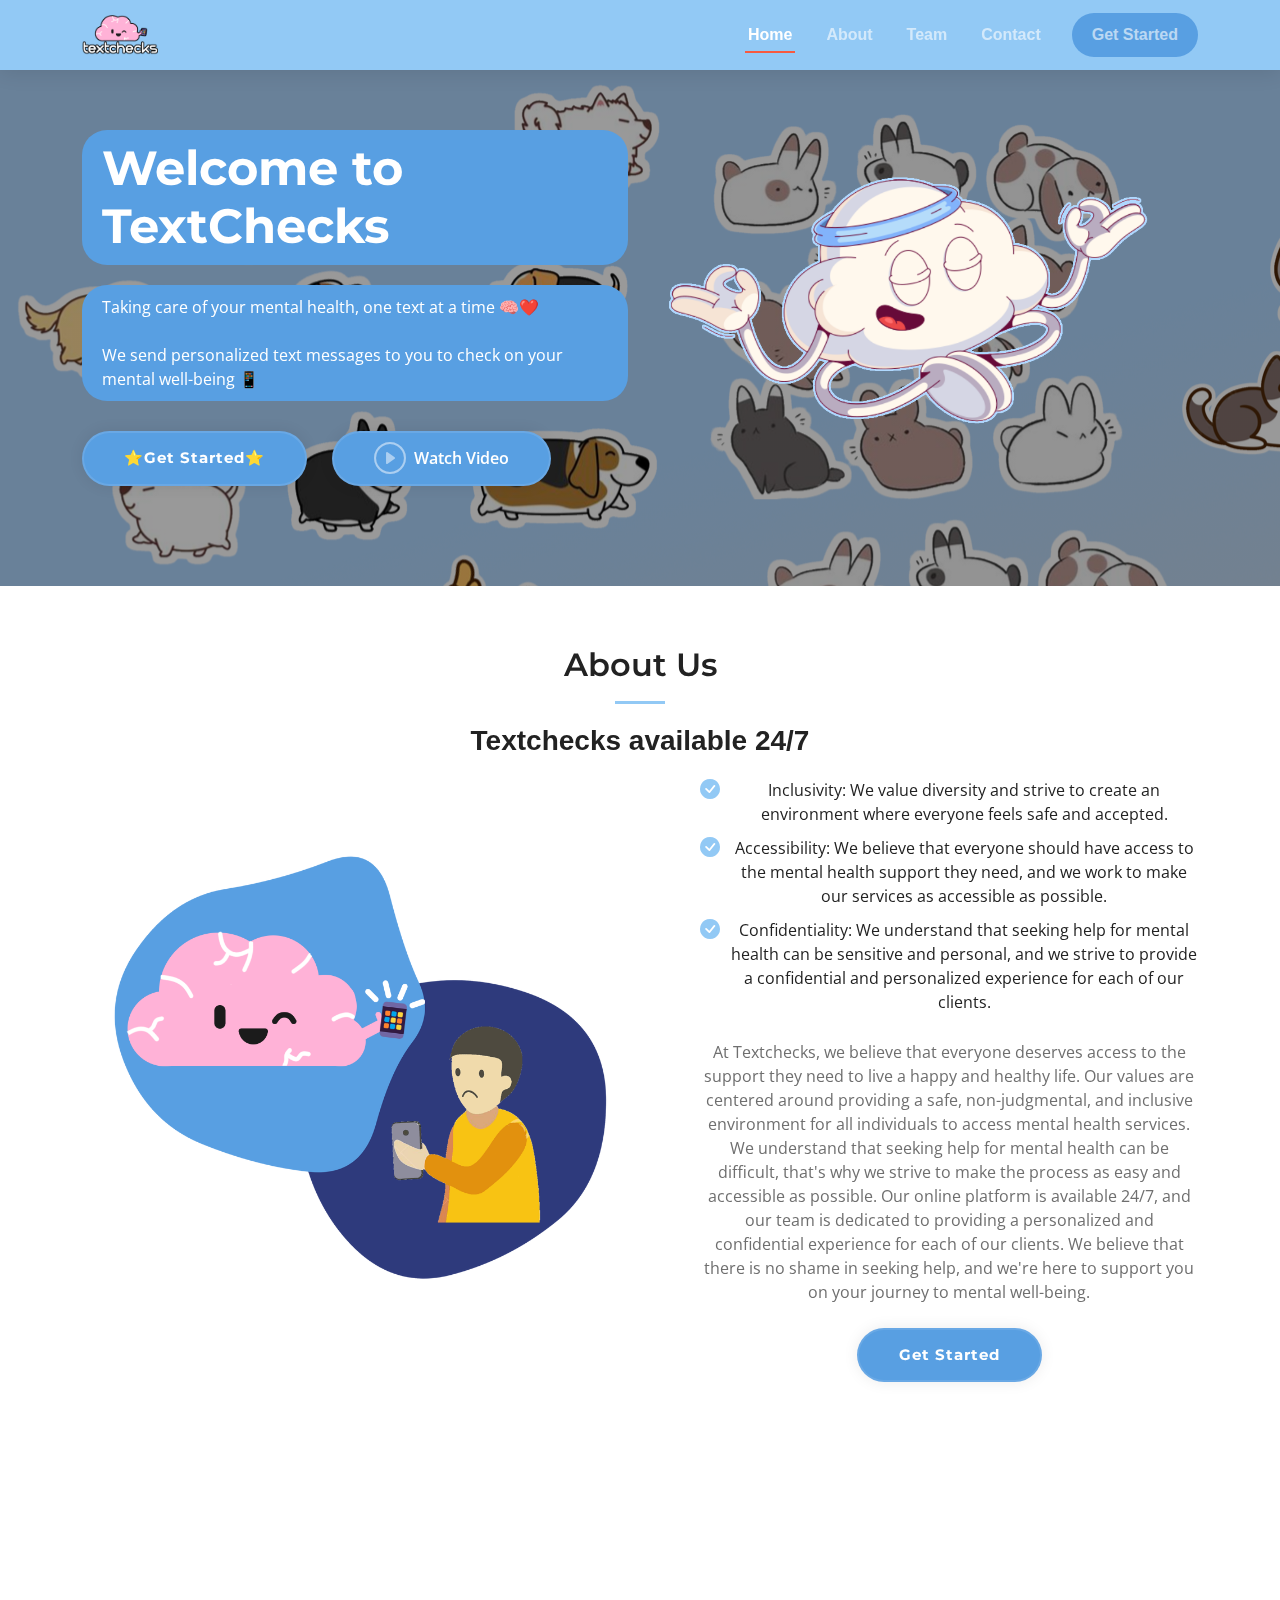
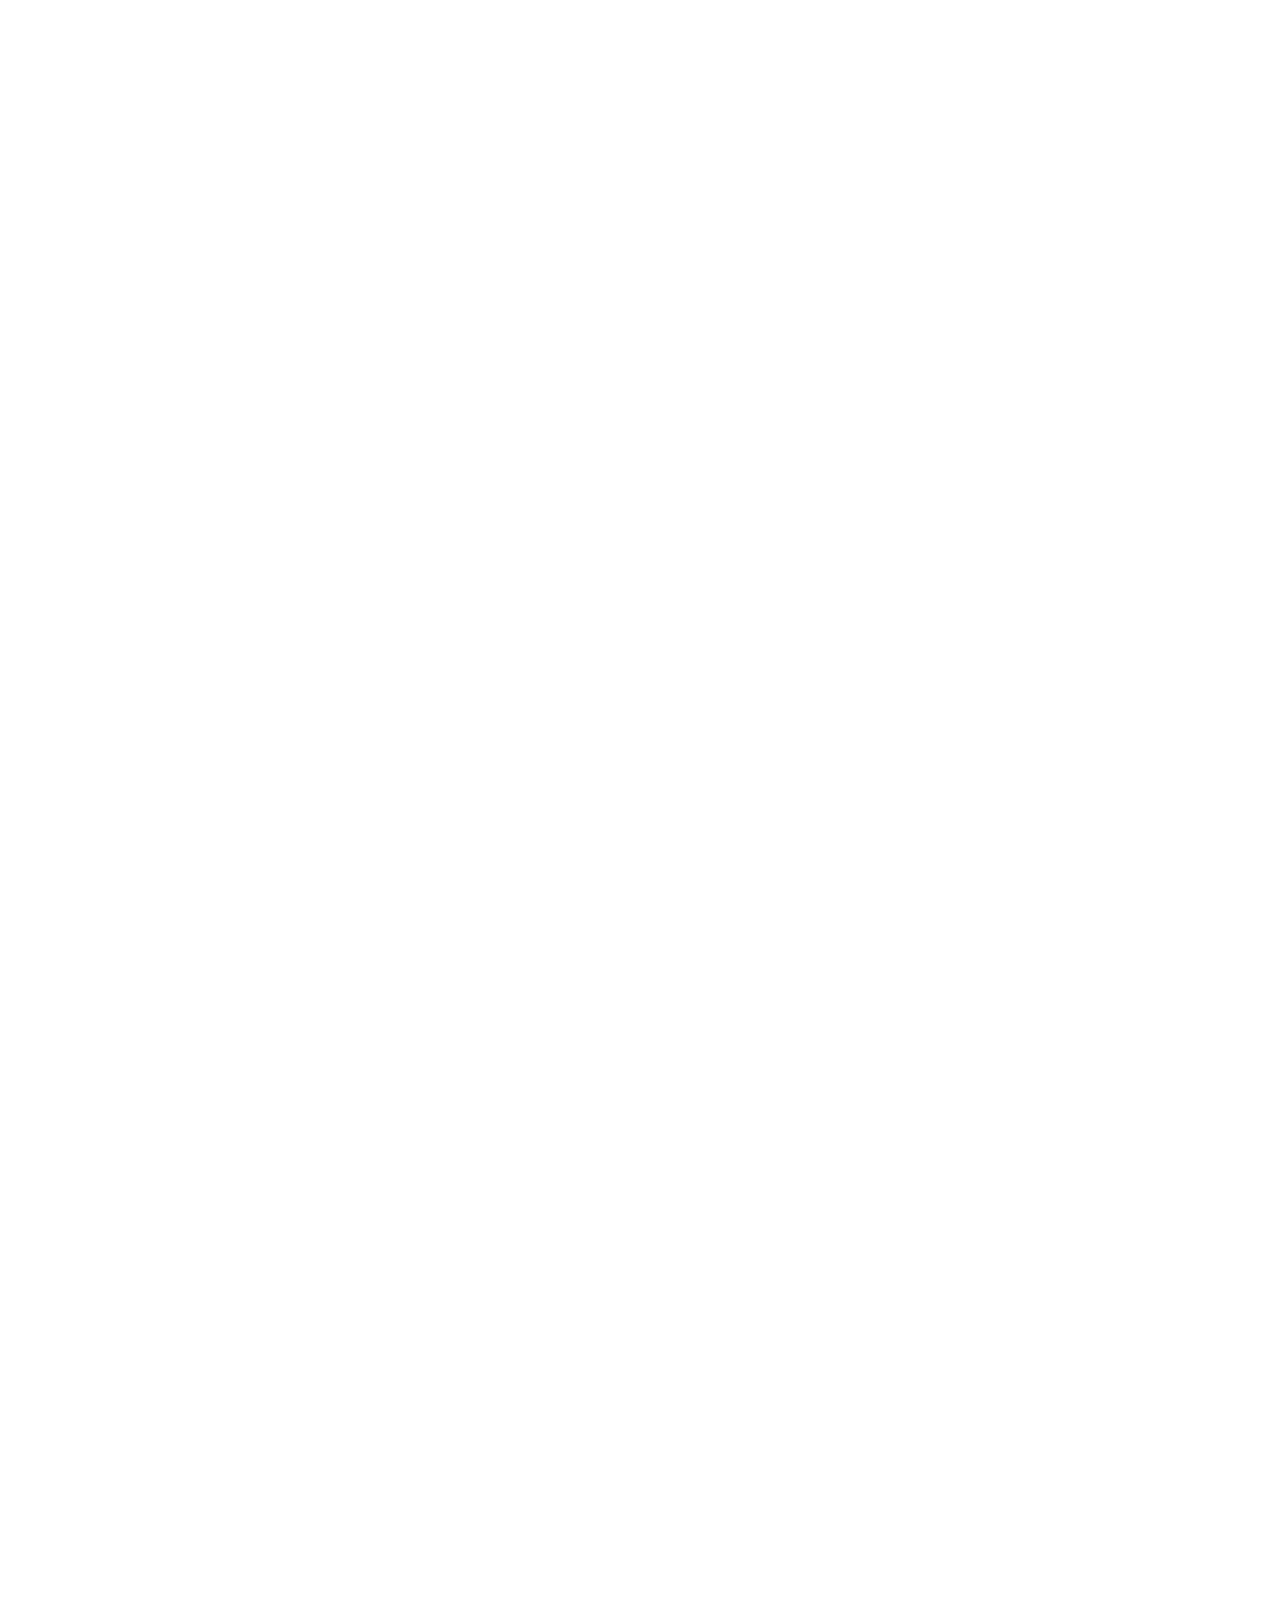
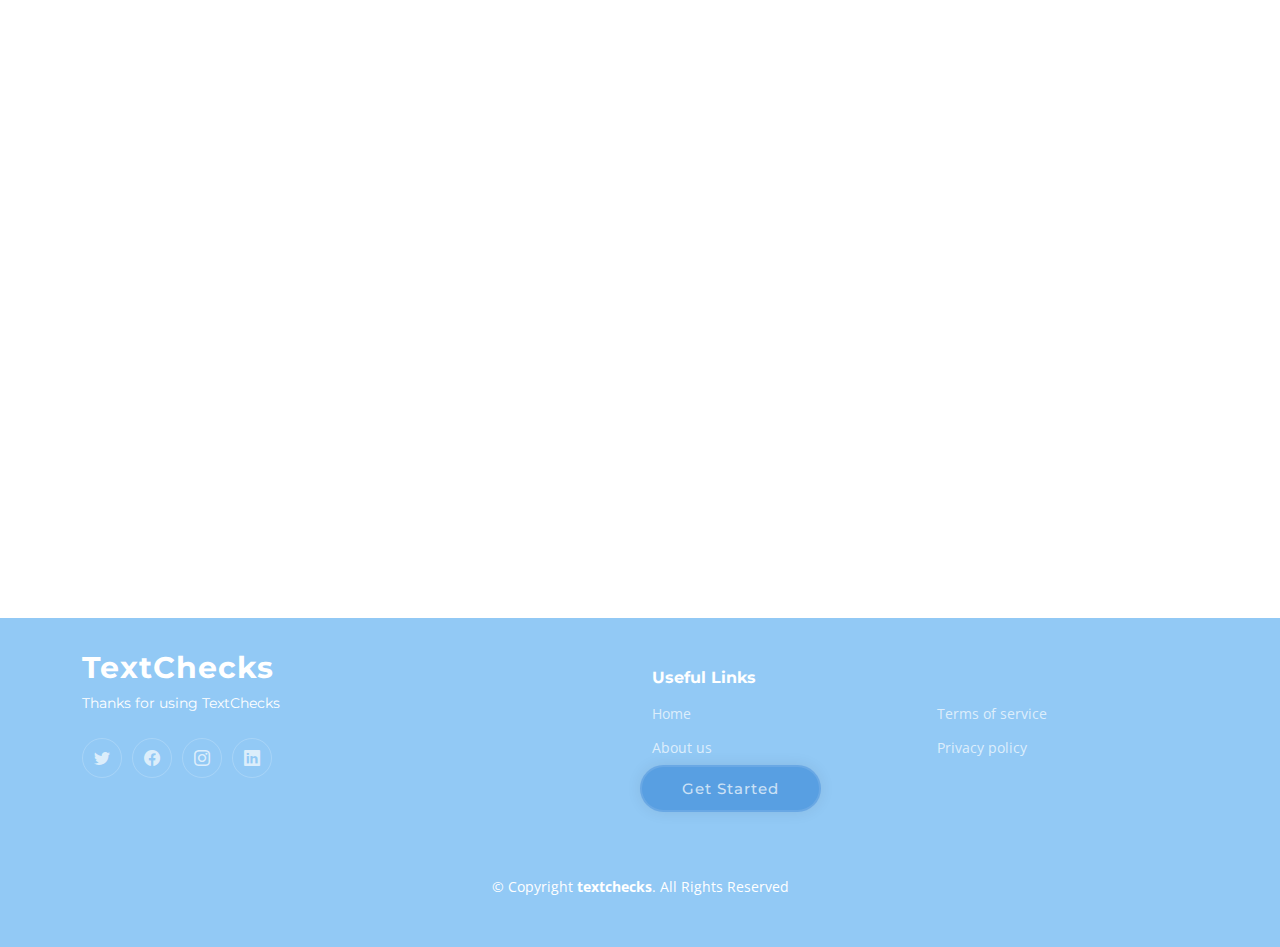
<file: index.html>
<!DOCTYPE html>
<html lang="en">

<head>
  <meta charset="utf-8">
  <meta content="width=device-width, initial-scale=1.0" name="viewport">

  <title>TextChecks</title>
  <meta content="" name="description">
  <meta content="" name="keywords">

  <!-- Favicons -->
  <link href="assets/img/logs.png" rel="icon">
  <link href="assets/img/logs.png" rel="apple-touch-icon">

  <!-- Google Fonts -->
  <link rel="preconnect" href="https://fonts.googleapis.com">
  <link rel="preconnect" href="https://fonts.gstatic.com" crossorigin>
  <link href="https://fonts.googleapis.com/css2?family=Open+Sans:ital,wght@0,300;0,400;0,500;0,600;0,700;1,300;1,400;1,600;1,700&family=Montserrat:ital,wght@0,300;0,400;0,500;0,600;0,700;1,300;1,400;1,500;1,600;1,700&family=Raleway:ital,wght@0,300;0,400;0,500;0,600;0,700;1,300;1,400;1,500;1,600;1,700&display=swap" rel="stylesheet">

  <!-- Vendor CSS Files -->
  <link href="assets/vendor/bootstrap/css/bootstrap.min.css" rel="stylesheet">
  <link href="assets/vendor/bootstrap-icons/bootstrap-icons.css" rel="stylesheet">
  <link href="assets/vendor/aos/aos.css" rel="stylesheet">
  <link href="assets/vendor/glightbox/css/glightbox.min.css" rel="stylesheet">
  <link href="assets/vendor/swiper/swiper-bundle.min.css" rel="stylesheet">

  <!-- Template Main CSS File -->
  <link href="assets/css/main.css" rel="stylesheet">

  <!-- =======================================================
  * Template Name: Impact - v1.2.0
  * Template URL: https://bootstrapmade.com/impact-bootstrap-business-website-template/
  * Author: BootstrapMade.com
  * License: https://bootstrapmade.com/license/
  ======================================================== -->
</head>

<body>

  

  <header id="header" class="header d-flex align-items-center">

    <div class="container-fluid container-xl d-flex align-items-center justify-content-between">
      <a href="index.html" class="logo d-flex align-items-center">
        <!-- Uncomment the line below if you also wish to use an image logo -->
        <img src="assets/img/logo.png" alt="">
      </a>
      <nav id="navbar" class="navbar">
        <ul>
          <li><a href="#hero">Home</a></li>
          <li><a href="#about">About</a></li>
          <li><a href="#team">Team</a></li>
          <li><a href="#contact">Contact</a></li>
          <li><a id="bar" href="blog.html">Get Started</a></li>
        </ul>
      </nav><!-- .navbar -->

      <i class="mobile-nav-toggle mobile-nav-show bi bi-list"></i>
      <i class="mobile-nav-toggle mobile-nav-hide d-none bi bi-x"></i>

    </div>
  </header><!-- End Header -->
  <!-- End Header -->

  <!-- ======= Hero Section ======= -->
  <section id="hero" class="hero">
    <div class="container position-relative">
      <div class="row gy-5" data-aos="fade-in">
        <div class="col-lg-6 order-2 order-lg-1 d-flex flex-column justify-content-center text-center text-lg-start">
          <h2>Welcome to <span>TextChecks</span></h2>
          <p>Taking care of your mental health, one text at a time 🧠❤️<br></br>We send personalized text messages to you to check on your mental well-being 📱</p>
          <div class="d-flex justify-content-center justify-content-lg-start">
            <a href="blog.html" class="btn-get-started"><Strong>⭐Get Started⭐</Strong></a>
            <a href="https://www.youtube.com/watch?v=lS0kcSNlULw" class="glightbox btn-watch-video d-flex align-items-center"><i class="bi bi-play-circle"></i><span>Watch Video</span></a>
          </div>
        </div>
        <div class="col-lg-6 order-1 order-lg-2">
          <img src="assets/img/hero-img.png" class="img-fluid" width="500px" alt="" data-aos="zoom-out" data-aos-delay="100">
        </div>
      </div>
    </div>

  </section>
  <!-- End Hero Section -->

  <main id="main">

    <!-- ======= About Us Section ======= -->
    <section id="about" class="about">
      <div class="container" data-aos="fade-up">

        <div class="section-header">
          <h2>About Us</h2> 
          <h3>Textchecks available 24/7</h3>
        <div class="row gy-4 align-items-center" >
          <div class="col-lg-6">
            <img src="assets/img/about.png" class="img-fluid rounded-4 mb-4" alt="">
          </div>
          <div class="col-lg-6 align-items-left">
            <div class="content ps-0 ps-lg-5">
              <ul>
                <li><i class="bi bi-check-circle-fill  align-items-center"></i>Inclusivity: We value diversity and strive to create an environment where everyone feels safe and accepted.</li>
                <li><i class="bi bi-check-circle-fill"></i>Accessibility: We believe that everyone should have access to the mental health support they need, and we work to make our services as accessible as possible.</li>
                <li><i class="bi bi-check-circle-fill"></i> Confidentiality: We understand that seeking help for mental health can be sensitive and personal, and we strive to provide a confidential and personalized experience for each of our clients.</li>
              </ul>
              <p>
                At Textchecks, we believe that everyone deserves access to the support they need to live a happy and healthy life. Our values are centered around providing a safe, non-judgmental, and inclusive environment for all individuals to access mental health services.
We understand that seeking help for mental health can be difficult, that's why we strive to make the process as easy and accessible as possible. Our online platform is available 24/7, and our team is dedicated to providing a personalized and confidential experience for each of our clients. We believe that there is no shame in seeking help, and we're here to support you on your journey to mental well-being.<br></br>
              </p>              
              <a href="blog.html" class="btn-get-started"><Strong>Get Started</Strong></a>
            </div>
          </div>
        </div>
      </div>

      </div>
    </section><!-- End About Us Section -->

    <!-- ======= Stats Counter Section ======= -->
    <section id="stats-counter" class="stats-counter">
      <div class="container" data-aos="fade-up">

        <div class="row gy-4 align-items-center">

          <div class="col-lg-6">
            <img src="assets/img/stats-img.svg" alt="" class="img-fluid">
          </div>

          <div class="col-lg-6">

            <div class="stats-item d-flex align-items-center">
              <span data-purecounter-start="0" data-purecounter-end="232" data-purecounter-duration="1" class="purecounter"></span>
              <p><strong>Happy Clients</strong></p>
            </div><!-- End Stats Item -->

            <div class="stats-item d-flex align-items-center">
              <span data-purecounter-start="0" data-purecounter-end="521" data-purecounter-duration="1" class="purecounter"></span>
              <p><strong>Hours Of Support</strong></p>
            </div><!-- End Stats Item -->

            <div class="stats-item d-flex align-items-center">
              <span data-purecounter-start="0" data-purecounter-end="150" data-purecounter-duration="1" class="purecounter"></span>
              <p><strong>Serviceable Countries</strong></p>
            </div><!-- End Stats Item -->

          </div>

        </div>

      </div>
    </section><!-- End Stats Counter Section -->
  

        </div>

      </div>
    </section><!-- End Our Services Section -->


    <!-- ======= Our Team Section ======= -->
    <section id="team" class="team">
      <div class="container" data-aos="fade-up">

        <div class="section-header">
          <h2>Our Team</h2>
        </div>

        <div class="row gy-4">

          <div class="col-xl-4 col-md-4 d-flex" data-aos="fade-up" data-aos-delay="100">
            <div class="member">
              <img src="assets/img/team/team-1.jpg" class="img-fluid" alt="">
              <h4>Raymond Wang</h4>
              <span>NLP Specialist</span>
            </div>
          </div><!-- End Team Member -->

          <div class="col-xl-4 col-md-4 d-flex" data-aos="fade-up" data-aos-delay="200">
            <div class="member">
              <img src="assets/img/team/team-2.jpg" class="img-fluid" alt="">
              <h4>Sophia Ma</h4>
              <span>Product Manager</span>
            </div>
          </div><!-- End Team Member -->

          <div class="col-xl-4 col-md-4 d-flex" data-aos="fade-up" data-aos-delay="300">
            <div class="member">
              <img src="assets/img/team/team-3.jpg" class="img-fluid" alt="">
              <h4>Jacky Liu</h4>
              <span>Web Developer</span>
            </div>
          </div><!-- End Team Member -->

        </div>

      </div>
    </section><!-- End Our Team Section -->

    <!-- ======= Frequently Asked Questions Section ======= -->
    <section id="faq" class="faq">
      <div class="container" data-aos="fade-up">

        <div class="row gy-4 agilign-items-center" >

          <div class="col-lg-4">
            <div class="content px-xl-5">
              <h3>Frequently Asked <strong>Questions</strong></h3>
              <p>
              </p>
            </div>
          </div>

          <div class="col-lg-8">

            <div class="accordion accordion-flush" id="faqlist" data-aos="fade-up" data-aos-delay="100">

              <div class="accordion-item">
                <h3 class="accordion-header">
                  <button class="accordion-button collapsed" type="button" data-bs-toggle="collapse" data-bs-target="#faq-content-1">
                    <span class="num">1.</span>
                  How can I get started?                  </button>
                </h3>
                <div id="faq-content-1" class="accordion-collapse collapse" data-bs-parent="#faqlist">
                  <div class="accordion-body">
            <a href="blog.html" class=""><Strong>👉Click here to get started!👈</Strong></a>
                    </div>
                </div>
              </div><!-- # Faq item-->

              <div class="accordion-item">
                <h3 class="accordion-header">
                  <button class="accordion-button collapsed" type="button" data-bs-toggle="collapse" data-bs-target="#faq-content-2">
                    <span class="num">2.</span>
                    Is the app confidential and secure?
                  </button>
                </h3>
                <div id="faq-content-2" class="accordion-collapse collapse" data-bs-parent="#faqlist">
                  <div class="accordion-body">
                    Yes, the app utilizes the latest security and encryption technologies to ensure that all communication and personal information is kept confidential.                  </div>
                </div>
              </div><!-- # Faq item-->

              <div class="accordion-item">
                <h3 class="accordion-header">
                  <button class="accordion-button collapsed" type="button" data-bs-toggle="collapse" data-bs-target="#faq-content-3">
                    <span class="num">3.</span>
                    Who will be providing therapy or counseling services?
                  </button>
                </h3>
                <div id="faq-content-3" class="accordion-collapse collapse" data-bs-parent="#faqlist">
                  <div class="accordion-body">
                    We draw from over 300 reputable and peer-reviewed publications by qualified doctors, psychologists/psychrisits, and mental health professionals to answer your custom inquiries using a conversational AI. This application does not perform mental health diagnoses, nor provide direct treatment. If you need immediate assistance, dial 9-1-1 or 1-833-456-4566.                </div>
              
                  </div><!-- # Faq item-->
                </div>
              <div class="accordion-item">
                <h3 class="accordion-header">
                  <button class="accordion-button collapsed" type="button" data-bs-toggle="collapse" data-bs-target="#faq-content-4">
                    <span class="num">4.</span>
                    What types of mental health issues can be addressed through the app?
                  </button>
                </h3>
                <div id="faq-content-4" class="accordion-collapse collapse" data-bs-parent="#faqlist">
                  <div class="accordion-body">
                    The application will provide information on a wide range of mental health issues, including anxiety, depression, stress, relationship issues, and more. We do not perform mental health diagnoses or provide direct treatment. If you need immediate assistance, dial 9-1-1 or 1-833-456-4566.                  </div>
                </div>
              </div><!-- # Faq item-->

              <div class="accordion-item">
                <h3 class="accordion-header">
                  <button class="accordion-button collapsed" type="button" data-bs-toggle="collapse" data-bs-target="#faq-content-5">
                    <span class="num">5.</span>
                    How do I know if the app is right for me?                  </button>
                </h3>
                <div id="faq-content-5" class="accordion-collapse collapse" data-bs-parent="#faqlist">
                  <div class="accordion-body">
                    The app may be right for you if you are looking for a convenient and accessible way to address your mental health needs. However, if you have any concerns or questions, we recommend consulting with a healthcare professional or our support team before starting therapy.                  </div>
                </div>
              </div><!-- # Faq item-->

            </div>

          </div>
        </div>

      </div>
    </section><!-- End Frequently Asked Questions Section -->


    <!-- ======= Contact Section ======= -->
    <section id="contact" class="contact">
      <div class="container" data-aos="fade-up">

        <div class="section-header">
          <h2>Contact</h2>
        </div>

        <div class="row gx-lg-0 gy-4">

          <div class="col-lg-4">

            <div class="info-container d-flex flex-column align-items-center justify-content-center">
              <div class="info-item d-flex">
                <i class="bi bi-geo-alt flex-shrink-0"></i>
                <div>
                  <h4>Location:</h4>
                  <p>55 St George St MyHal, Toronto, ON M5S 0C9</p>
                </div>
              </div><!-- End Info Item -->

              <div class="info-item d-flex">
                <i class="bi bi-envelope flex-shrink-0"></i>
                <div>
                  <h4>Email:</h4>
                  <p>support@textchecks.com</p>
                </div>
              </div><!-- End Info Item -->

              <div class="info-item d-flex">
                <i class="bi bi-phone flex-shrink-0"></i>
                <div>
                  <h4>Call:</h4>
                  <p>+1 (555)-555-5555</p>
                </div>
              </div><!-- End Info Item -->

              <div class="info-item d-flex">
                <i class="bi bi-clock flex-shrink-0"></i>
                <div>
                  <h4>Open Hours:</h4>
                  <p>All day</p>
                </div>
              </div><!-- End Info Item -->
            </div>

          </div>

          <div class="col-lg-8">
            <form action="forms/contact.php" method="post" role="form" class="php-email-form">
              <div class="row">
                <div class="col-md-6 form-group">
                  <input type="text" name="name" class="form-control" id="name" placeholder="Your Name" required>
                </div>
                <div class="col-md-6 form-group mt-3 mt-md-0">
                  <input type="email" class="form-control" name="email" id="email" placeholder="Your Email" required>
                </div>
              </div>
              <div class="form-group mt-3">
                <input type="text" class="form-control" name="subject" id="subject" placeholder="Subject" required>
              </div>
              <div class="form-group mt-3">
                <textarea class="form-control" name="message" rows="7" placeholder="Message" required></textarea>
              </div>
              <div class="my-3">
                <div class="loading">Loading</div>
                <div class="error-message"></div>
                <div class="sent-message">Your message has been sent. Thank you!</div>
              </div>
              <div class="text-center"><button type="submit" disabled>Send Message</button></div>
            </form>
          </div><!-- End Contact Form -->

        </div>

      </div>
    </section><!-- End Contact Section -->

  </main><!-- End #main -->

  <!-- ======= Footer ======= -->
  <footer id="footer" class="footer">

    <div class="container">
      <div class="row gy-4">
        <div class="col-lg-6 col-md-6 footer-info">
          <a href="index.html" class="logo d-flex align-items-center">
            <span>TextChecks</span>
          </a>
          <p>Thanks for using TextChecks</p>
          <div class="social-links d-flex mt-4">
            <a href="#" class="twitter"><i class="bi bi-twitter"></i></a>
            <a href="#" class="facebook"><i class="bi bi-facebook"></i></a>
            <a href="#" class="instagram"><i class="bi bi-instagram"></i></a>
            <a href="#" class="linkedin"><i class="bi bi-linkedin"></i></a>
          </div>
        </div>

        <div class="col-lg-6 col-6 footer-links">
          <h4>Useful Links</h4>
          <ul>
            <div class="contain">
              <div class="row">
                <div class="col-6">
                  <li><a href="#">Home</a></li>
            <li><a href="#">About us</a></li>          
                </div>
                <div class="col-6">
                  
            <li><a href="#">Terms of service</a></li>
            <li><a href="#">Privacy policy</a></li>
                </div>
              </div>
              <div class="row">
                <li><a href="blog.html" class="btn-get-started">Get Started</a></li>
              </div>
            </div>
          </ul>
        </div>
      </div>
    </div>

    <div class="container mt-4">
      <div class="copyright">
        &copy; Copyright <strong><span>textchecks</span></strong>. All Rights Reserved
      </div>
    </div>

  </footer><!-- End Footer -->
  <!-- End Footer -->

  <a href="#" class="scroll-top d-flex align-items-center justify-content-center"><i class="bi bi-arrow-up-short"></i></a>

  <div id="preloader"></div>

  <!-- Vendor JS Files -->
  <script src="assets/vendor/bootstrap/js/bootstrap.bundle.min.js"></script>
  <script src="assets/vendor/aos/aos.js"></script>
  <script src="assets/vendor/glightbox/js/glightbox.min.js"></script>
  <script src="assets/vendor/purecounter/purecounter_vanilla.js"></script>
  <script src="assets/vendor/swiper/swiper-bundle.min.js"></script>
  <script src="assets/vendor/isotope-layout/isotope.pkgd.min.js"></script>
  <script src="assets/vendor/php-email-form/validate.js"></script>

  <!-- Template Main JS File -->
  <script src="assets/js/main.js"></script>

</body>

</html>
</file>
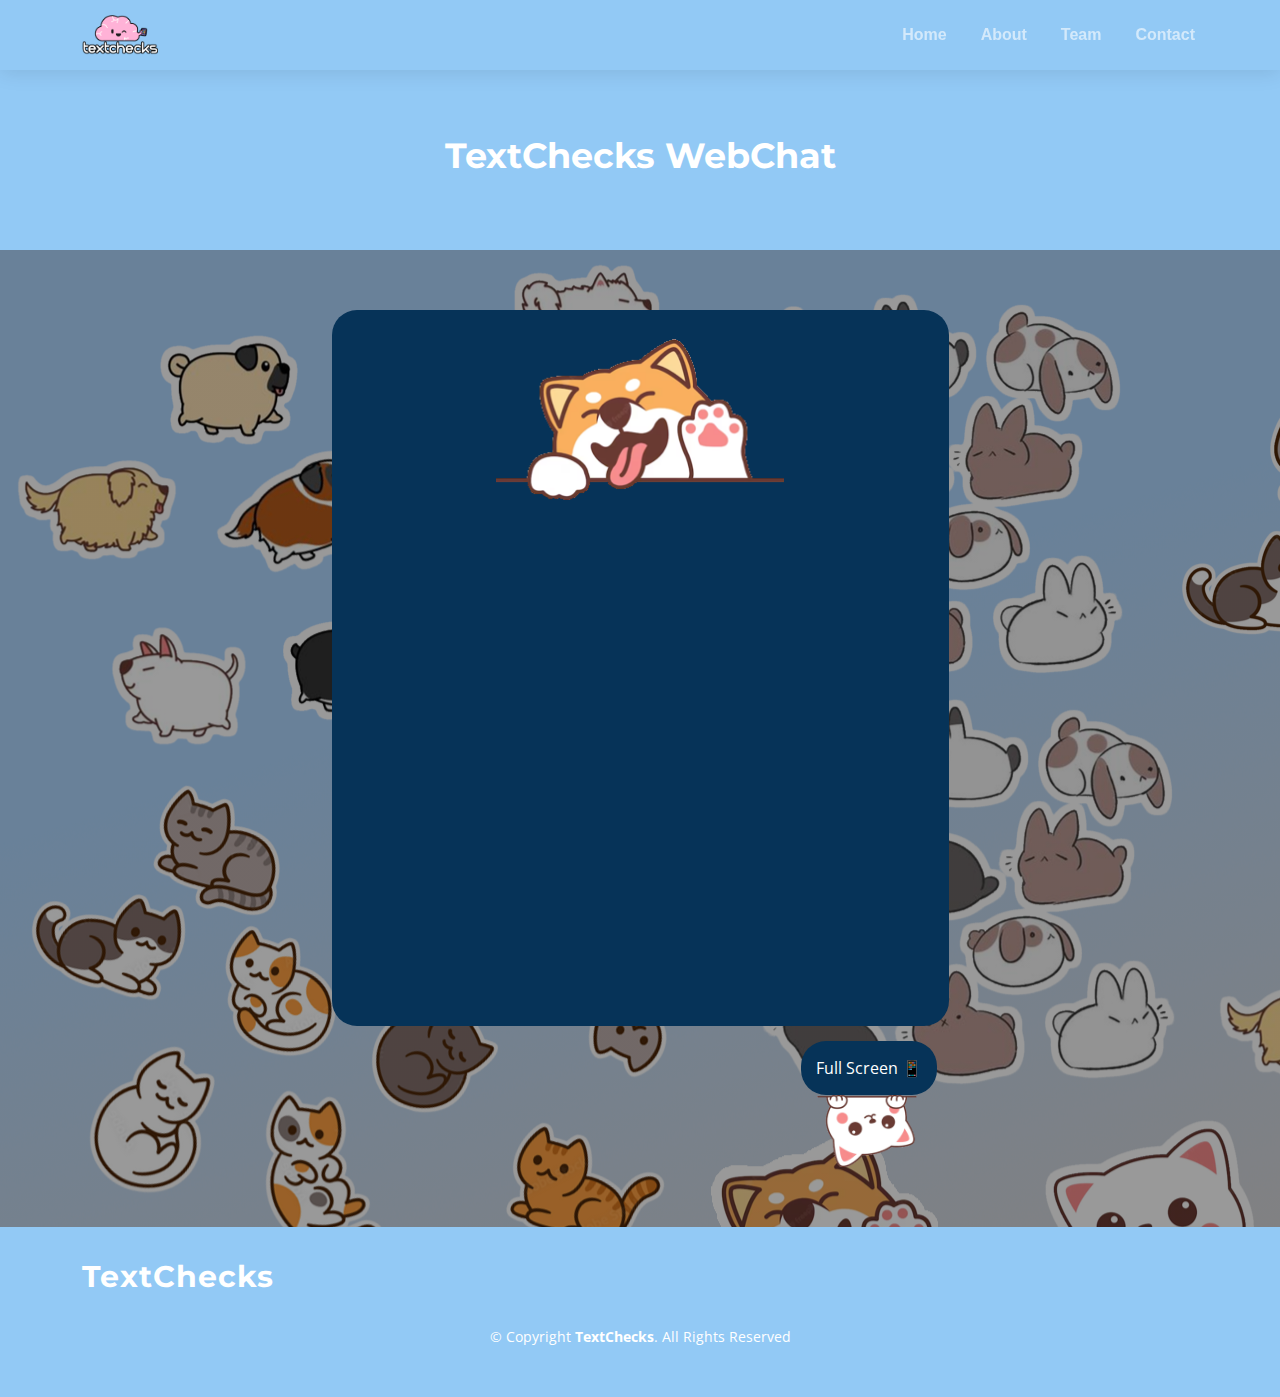
<file: blog.html>
<!DOCTYPE html>
<html lang="en">

<head>
  <meta charset="utf-8">
  <meta content="width=device-width, initial-scale=1.0" name="viewport">

  <title>TextChecks</title>
  <meta content="" name="description">
  <meta content="" name="keywords">

  <!-- Favicons -->
  <link href="assets/img/logs.png" rel="icon">
  <link href="assets/img/logs.png" rel="apple-touch-icon">

  <!-- Google Fonts -->
  <link rel="preconnect" href="https://fonts.googleapis.com">
  <link rel="preconnect" href="https://fonts.gstatic.com" crossorigin>
  <link href="https://fonts.googleapis.com/css2?family=Open+Sans:ital,wght@0,300;0,400;0,500;0,600;0,700;1,300;1,400;1,600;1,700&family=Montserrat:ital,wght@0,300;0,400;0,500;0,600;0,700;1,300;1,400;1,500;1,600;1,700&family=Raleway:ital,wght@0,300;0,400;0,500;0,600;0,700;1,300;1,400;1,500;1,600;1,700&display=swap" rel="stylesheet">

  <!-- Vendor CSS Files -->
  <link href="assets/vendor/bootstrap/css/bootstrap.min.css" rel="stylesheet">
  <link href="assets/vendor/bootstrap-icons/bootstrap-icons.css" rel="stylesheet">
  <link href="assets/vendor/aos/aos.css" rel="stylesheet">
  <link href="assets/vendor/glightbox/css/glightbox.min.css" rel="stylesheet">
  <link href="assets/vendor/swiper/swiper-bundle.min.css" rel="stylesheet">

  <!-- Template Main CSS File -->
  <link href="assets/css/main.css" rel="stylesheet">

  <!-- =======================================================
  * Template Name: Impact - v1.2.0
  * Template URL: https://bootstrapmade.com/impact-bootstrap-business-website-template/
  * Author: BootstrapMade.com
  * License: https://bootstrapmade.com/license/
  ======================================================== -->
</head>

<body>

  
  <header id="header" class="header d-flex align-items-center">

    <div class="container-fluid container-xl d-flex align-items-center justify-content-between">
      <a href="index.html" class="logo d-flex align-items-center">
        <!-- Uncomment the line below if you also wish to use an image logo -->
        <img src="assets/img/logo.png" alt="">
      </a>
      <nav id="navbar" class="navbar">
        <ul>
          <li><a href="index.html#hero">Home</a></li>
          <li><a href="index.html#about">About</a></li>
          <li><a href="index.html#team">Team</a></li>
          <li><a href="index.html#contact">Contact</a></li>
        </ul>
      </nav><!-- .navbar -->

      <i class="mobile-nav-toggle mobile-nav-show bi bi-list"></i>
      <i class="mobile-nav-toggle mobile-nav-hide d-none bi bi-x"></i>

    </div>
  </header><!-- End Header -->
  <!-- End Header -->

  <main id="main">

    <!-- ======= Breadcrumbs ======= -->
    <div class="breadcrumbs">
      <div class="page-header d-flex align-items-center" style="background-image: url('');">
        <div class="container position-relative">
          <div class="row d-flex justify-content-center">
            <div class="col-lg-6 text-center">
              <h3><Strong>TextChecks WebChat</Strong></h3>
            </div>
          </div>
        </div>
      </div>
    </div><!-- End Breadcrumbs -->

    <!-- ======= Blog Section ======= -->
    <section id="blog" class="blog">
      <div class="container" data-aos="fade-up">

        <div class="row d-flex justify-content-center gy-4 ">
          
          <div class="col-xs-12 col-sm-12 col-md-12 col-lg-7 d-flex justify-content-center">
            <div class="container">
              <div class="rectangle ">
                <img src="/assets/img/pup.png" id="pupper" alt="pupper" style="width: 50%; align-items: center" class="pupper d-flex align-items-center">
                <iframe src='https://webchat.botframework.com/embed/quick-deploy?s=FhsXqhyDk6o.FxX_GhPFiXd4JXoDVICS8FnBUr4HVrXt0Jjz55cMvoM'  style='width: 100%; min-height: 500px;'></iframe>
              </div>
              <div class="container">
                <div class="row">
                  <div class="col">
                    <a class="btn-full float-end" href="https://webchat.botframework.com/embed/quick-deploy?s=FhsXqhyDk6o.FxX_GhPFiXd4JXoDVICS8FnBUr4HVrXt0Jjz55cMvoM">Full Screen 📱</a>
                  </div>
                </div>
                <div class="row">
                  <div class="col">
                    <img class="float-end" src="/assets/img/kitty.png" alt="kitty" style="width:100px; margin-right: 20px;">      

                  </div>
                </div>
              </div>
             </div>
          </div>
        </div><!-- End blog posts list -->

        

      </div>
    </section><!-- End Blog Section -->

  </main><!-- End #main -->

  <!-- ======= Footer ======= -->
  <footer id="footer" class="footer">

    <div class="container">
      <div class="row gy-4">
        <div class="col-lg-5 col-md-12 footer-info">
          <a href="index.html" class="logo d-flex align-items-center">
            <span>TextChecks</span>
          </a>
        </div>
      </div>
    </div>

    <div class="container mt-4">
      <div class="copyright">
        &copy; Copyright <strong><span>TextChecks</span></strong>. All Rights Reserved
      </div>
    </div>

  </footer><!-- End Footer -->
  <!-- End Footer -->

  <a href="#" class="scroll-top d-flex align-items-center justify-content-center"><i class="bi bi-arrow-up-short"></i></a>

  <div id="preloader"></div>

  <!-- Vendor JS Files -->
  <script src="assets/vendor/bootstrap/js/bootstrap.bundle.min.js"></script>
  <script src="assets/vendor/aos/aos.js"></script>
  <script src="assets/vendor/glightbox/js/glightbox.min.js"></script>
  <script src="assets/vendor/purecounter/purecounter_vanilla.js"></script>
  <script src="assets/vendor/swiper/swiper-bundle.min.js"></script>
  <script src="assets/vendor/isotope-layout/isotope.pkgd.min.js"></script>
  <script src="assets/vendor/php-email-form/validate.js"></script>

  <!-- Template Main JS File -->
  <script src="assets/js/main.js"></script>

</body>

</html>
</file>
<file: assets/css/main.css>
/**
* Template Name: Impact - v1.2.0
* Template URL: https://bootstrapmade.com/impact-bootstrap-business-website-template/
* Author: BootstrapMade.com
* License: https://bootstrapmade.com/license/
*/

/*--------------------------------------------------------------
# Set main reusable colors and fonts using CSS variables
# Learn more about CSS variables at https://developer.mozilla.org/en-US/docs/Web/CSS/Using_CSS_custom_properties
--------------------------------------------------------------*/
/* Fonts */
:root {
  --font-default: "Open Sans", system-ui, -apple-system, "Segoe UI", Roboto, "Helvetica Neue", Arial, "Noto Sans", "Liberation Sans", sans-serif, "Apple Color Emoji", "Segoe UI Emoji", "Segoe UI Symbol", "Noto Color Emoji";
  --font-primary: "Montserrat", sans-serif;
  --font-secondary: "Poppins", sans-serif;
}

/* Colors */
:root {
  --color-default: #222222;
  --color-primary: #92c9f5;
  --color-secondary: #f85a40;
}

/* Smooth scroll behavior */
:root {
  scroll-behavior: smooth;
}

/*--------------------------------------------------------------
# General
--------------------------------------------------------------*/
body {
  font-family: var(--font-default);
  color: var(--color-default);
}

a {
  color: var(--color-primary);
  text-decoration: none;
}

a:hover {
  color: #ffffff;
  text-decoration: none;
}

h1,
h2,
h3,
h4,
h5,
h6 {
  font-family: var(--font-primary);
}

/*--------------------------------------------------------------
# Sections & Section Header
--------------------------------------------------------------*/
section {
  padding: 60px 0;
  overflow: hidden;
}

.sections-bg {
  background-color: #f6f6f6;
}

.section-header {
  text-align: center;
  padding-bottom: 60px;
}

.section-header h2 {
  font-size: 32px;
  font-weight: 600;
  margin-bottom: 20px;
  padding-bottom: 20px;
  position: relative;
}

.section-header h2:after {
  content: "";
  position: absolute;
  display: block;
  width: 50px;
  height: 3px;
  background: var(--color-primary);
  left: 0;
  right: 0;
  bottom: 0;
  margin: auto;
}

.section-header p {
  margin-bottom: 0;
  color: #6f6f6f;
}

/*--------------------------------------------------------------
# Breadcrumbs
--------------------------------------------------------------*/
.breadcrumbs .page-header {
  padding: 30px 0 30px 0;
  min-height: 20vh;
  position: relative;
  background-color: var(--color-primary);
}

.breadcrumbs .page-header h3 {
  font-size: 35px;
  font-weight: 500;
  color: #fff;
  font-family: var(--font-primary);
}

.breadcrumbs .page-header p {
  color: rgba(255, 255, 255, 0.8);
}

.breadcrumbs nav {
  background-color: #f6f6f6;
  padding: 20px 0;
}

.breadcrumbs nav ol {
  display: flex;
  flex-wrap: wrap;
  list-style: none;
  margin: 0;
  padding: 0;
  font-size: 16px;
  font-weight: 600;
  color: var(--color-default);
}

.breadcrumbs nav ol a {
  color: var(--color-primary);
  transition: 0.3s;
}

.breadcrumbs nav ol a:hover {
  text-decoration: underline;
}

.breadcrumbs nav ol li+li {
  padding-left: 10px;
}

.breadcrumbs nav ol li+li::before {
  display: inline-block;
  padding-right: 10px;
  color: var(--color-secondary);
  content: "/";
}

/*--------------------------------------------------------------
# Scroll top button
--------------------------------------------------------------*/
.scroll-top {
  position: fixed;
  visibility: hidden;
  opacity: 0;
  right: 15px;
  bottom: -15px;
  z-index: 99999;
  background: var(--color-secondary);
  width: 44px;
  height: 44px;
  border-radius: 50px;
  transition: all 0.4s;
}

.scroll-top i {
  font-size: 24px;
  color: #fff;
  line-height: 0;
}

.scroll-top:hover {
  background: rgba(248, 90, 64, 0.8);
  color: #fff;
}

.scroll-top.active {
  visibility: visible;
  opacity: 1;
  bottom: 15px;
}

/*--------------------------------------------------------------
# Preloader
--------------------------------------------------------------*/
#preloader {
  position: fixed;
  inset: 0;
  z-index: 999999;
  overflow: hidden;
  background: #fff;
  transition: all 0.6s ease-out;
}

#preloader:before {
  content: "";
  position: fixed;
  top: calc(50% - 30px);
  left: calc(50% - 30px);
  border: 6px solid #fff;
  border-color: var(--color-primary) transparent var(--color-primary) transparent;
  border-radius: 50%;
  width: 60px;
  height: 60px;
  -webkit-animation: animate-preloader 1.5s linear infinite;
  animation: animate-preloader 1.5s linear infinite;
}

@-webkit-keyframes animate-preloader {
  0% {
    transform: rotate(0deg);
  }

  100% {
    transform: rotate(360deg);
  }
}

@keyframes animate-preloader {
  0% {
    transform: rotate(0deg);
  }

  100% {
    transform: rotate(360deg);
  }
}

/*--------------------------------------------------------------
# Disable aos animation delay on mobile devices
--------------------------------------------------------------*/
@media screen and (max-width: 768px) {
  [data-aos-delay] {
    transition-delay: 0 !important;
  }
}
.pupper{
  width: 20%;
  display: block;
  margin-left: auto;
  margin-right: auto;
}
@media screen and (max-width: 768px) {
  .pupper{
    width: 100%;
  }
}

/*--------------------------------------------------------------
# Header
--------------------------------------------------------------*/


.header {
  transition: all 0.5s;
  z-index: 997;
  height: 90px;
  background-color: var(--color-primary);
}

.header.sticked {
  position: fixed;
  top: 0;
  right: 0;
  left: 0;
  height: 70px;
  box-shadow: 0px 2px 20px rgba(0, 0, 0, 0.1);
}

.header .logo img {
  max-height: 40px;
  margin-right: 6px;
}

.header .logo h1 {
  font-size: 30px;
  margin: 0;
  font-weight: 600;
  letter-spacing: 0.8px;
  color: #fff;
  font-family: var(--font-primary);
}

.header .logo h1 span {
  color: #e7ef73;
}

.sticked-header-offset {
  margin-top: 70px;
}

section {
  scroll-margin-top: 70px;
}

/*--------------------------------------------------------------
# Desktop Navigation
--------------------------------------------------------------*/
@media (min-width: 1280px) {
  .navbar {
    padding: 0;
  }

  .navbar ul {
    margin: 0;
    padding: 0;
    display: flex;
    list-style: none;
    align-items: center;
  }

  .navbar li {
    position: relative;
  }

  .navbar>ul>li {
    white-space: nowrap;
    padding: 10px 0 10px 28px;
  }

  .navbar a,
  .navbar a:focus {
    display: flex;
    align-items: center;
    justify-content: space-between;
    padding: 0 3px;
    font-family: var(--font-secondary);
    font-size: 16px;
    font-weight: 600;
    color: rgba(255, 255, 255, 0.6);
    white-space: nowrap;
    transition: 0.3s;
    position: relative;
  }

  .navbar a i,
  .navbar a:focus i {
    font-size: 12px;
    line-height: 0;
    margin-left: 5px;
  }

  .navbar>ul>li>a:before {
    content: "";
    position: absolute;
    width: 100%;
    height: 2px;
    bottom: -6px;
    left: 0;
    background-color: var(--color-secondary);
    visibility: hidden;
    width: 0px;
    transition: all 0.3s ease-in-out 0s;
  }

  .navbar a:hover:before,
  .navbar li:hover>a:before,
  .navbar .active:before {
    visibility: visible;
    width: 100%;
  }

  .navbar a:hover,
  .navbar .active,
  .navbar .active:focus,
  .navbar li:hover>a {
    color: #fff;
  }

  .navbar .dropdown ul {
    display: block;
    position: absolute;
    left: 28px;
    top: calc(100% + 30px);
    margin: 0;
    padding: 10px 0;
    z-index: 99;
    opacity: 0;
    visibility: hidden;
    background: #fff;
    box-shadow: 0px 0px 30px rgba(127, 137, 161, 0.25);
    transition: 0.3s;
    border-radius: 4px;
  }

  .navbar .dropdown ul li {
    min-width: 200px;
  }

  .navbar .dropdown ul a {
    padding: 10px 20px;
    font-size: 15px;
    text-transform: none;
    font-weight: 600;
    color: #92c9f5;
  }

  .navbar .dropdown ul a i {
    font-size: 12px;
  }

  .navbar .dropdown ul a:hover,
  .navbar .dropdown ul .active:hover,
  .navbar .dropdown ul li:hover>a {
    color: var(--color-secondary);
  }

  .navbar .dropdown:hover>ul {
    opacity: 1;
    top: 100%;
    visibility: visible;
  }

  .navbar .dropdown .dropdown ul {
    top: 0;
    left: calc(100% - 30px);
    visibility: hidden;
  }

  .navbar .dropdown .dropdown:hover>ul {
    opacity: 1;
    top: 0;
    left: 100%;
    visibility: visible;
  }
}

@media (min-width: 1280px) and (max-width: 1366px) {
  .navbar .dropdown .dropdown ul {
    left: -90%;
  }

  .navbar .dropdown .dropdown:hover>ul {
    left: -100%;
  }
}
@media (min-width: 1280px) {

  .mobile-nav-show,
  .mobile-nav-hide {
    display: none;
  }
}

/*--------------------------------------------------------------
# Mobile Navigation
--------------------------------------------------------------*/
@media (max-width: 1279px) {
  .navbar {
    position: fixed;
    top: 0;
    right: -100%;
    width: 100%;
    max-width: 400px;
    bottom: 0;
    transition: 0.3s;
    z-index: 9997;
  }

  .navbar ul {
    position: absolute;
    inset: 0;
    padding: 50px 0 10px 0;
    margin: 0;
    background: #2E3A7C;
    overflow-y: auto;
    transition: 0.3s;
    z-index: 9998;
  }

  .navbar a,
  .navbar a:focus {
    display: flex;
    align-items: center;
    justify-content: space-between;
    padding: 10px 20px;
    font-family: var(--font-primary);
    font-size: 15px;
    font-weight: 600;
    color: rgba(255, 255, 255, 0.7);
    white-space: nowrap;
    transition: 0.3s;
  }

  .navbar a i,
  .navbar a:focus i {
    font-size: 12px;
    line-height: 0;
    margin-left: 5px;
  }

  .navbar a:hover,
  .navbar .active,
  .navbar .active:focus,
  .navbar li:hover>a {
    color: #fff;
  }

  .navbar .getstarted,
  .navbar .getstarted:focus {
    background: var(--color-primary);
    padding: 8px 20px;
    border-radius: 4px;
    margin: 15px;
    color: #fff;
  }

  .navbar .getstarted:hover,
  .navbar .getstarted:focus:hover {
    color: #fff;
    background: rgba(101, 202, 246, 0.8);
  }

  .navbar .dropdown ul,
  .navbar .dropdown .dropdown ul {
    position: static;
    display: none;
    padding: 10px 0;
    margin: 10px 20px;
    transition: all 0.5s ease-in-out;
    background-color: #39b9dd;
    border: 1px solid #39b9dd;
  }

  .navbar .dropdown>.dropdown-active,
  .navbar .dropdown .dropdown>.dropdown-active {
    display: block;
  }

  .mobile-nav-show {
    color: rgba(255, 255, 255, 0.6);
    font-size: 28px;
    cursor: pointer;
    line-height: 0;
    transition: 0.5s;
    z-index: 9999;
    margin-right: 10px;
  }

  .mobile-nav-hide {
    color: #fff;
    font-size: 32px;
    cursor: pointer;
    line-height: 0;
    transition: 0.5s;
    position: fixed;
    right: 20px;
    top: 20px;
    z-index: 9999;
  }

  .mobile-nav-active {
    overflow: hidden;
  }

  .mobile-nav-active .navbar {
    right: 0;
  }

  .mobile-nav-active .navbar:before {
    content: "";
    position: fixed;
    inset: 0;
    background: rgba(88, 159, 226, 0.468);
    z-index: 9996;
  }
}

/*--------------------------------------------------------------
# About Us Section
--------------------------------------------------------------*/
.about h3 {
  font-weight: 700;
  font-size: 28px;
  margin-bottom: 20px;
  font-family: var(--font-secondary);
}

.about .call-us {
  left: 10%;
  right: 10%;
  bottom: 0;
  background-color: #fff;
  box-shadow: 0px 2px 25px rgba(0, 0, 0, 0.08);
  padding: 20px;
  text-align: center;
}

.about .call-us h4 {
  font-size: 24px;
  font-weight: 700;
  margin-bottom: 5px;
}

.about .call-us p {
  font-size: 28px;
  font-weight: 700;
  color: var(--color-primary);
}

.about .content ul {
  list-style: none;
  padding: 0;
}

.about .content ul li {
  padding: 0 0 10px 30px;
  position: relative;
}

.about .content ul i {
  position: absolute;
  font-size: 20px;
  left: 0;
  top: -3px;
  color: var(--color-primary);
}

.about .content p:last-child {
  margin-bottom: 0;
}

.about .play-btn {
  width: 94px;
  height: 94px;
  background: radial-gradient(var(--color-primary) 50%, rgba(73, 141, 209, 0.4) 52%);
  border-radius: 50%;
  display: block;
  position: absolute;
  left: calc(50% - 47px);
  top: calc(50% - 47px);
  overflow: hidden;
}

.about .play-btn:before {
  content: "";
  position: absolute;
  width: 120px;
  height: 120px;
  -webkit-animation-delay: 0s;
  animation-delay: 0s;
  -webkit-animation: pulsate-btn 2s;
  animation: pulsate-btn 2s;
  -webkit-animation-direction: forwards;
  animation-direction: forwards;
  -webkit-animation-iteration-count: infinite;
  animation-iteration-count: infinite;
  -webkit-animation-timing-function: steps;
  animation-timing-function: steps;
  opacity: 1;
  border-radius: 50%;
  border: 5px solid #2E3A7C;
  top: -15%;
  left: -15%;
  background: rgba(198, 16, 0, 0);
}

.about .play-btn:after {
  content: "";
  position: absolute;
  left: 50%;
  top: 50%;
  transform: translateX(-40%) translateY(-50%);
  width: 0;
  height: 0;
  border-top: 10px solid transparent;
  border-bottom: 10px solid transparent;
  border-left: 15px solid #fff;
  z-index: 100;
  transition: all 400ms cubic-bezier(0.55, 0.055, 0.675, 0.19);
}

.about .play-btn:hover:before {
  content: "";
  position: absolute;
  left: 50%;
  top: 50%;
  transform: translateX(-40%) translateY(-50%);
  width: 0;
  height: 0;
  border: none;
  border-top: 10px solid transparent;
  border-bottom: 10px solid transparent;
  border-left: 15px solid #fff;
  z-index: 200;
  -webkit-animation: none;
  animation: none;
  border-radius: 0;
}

.about .play-btn:hover:after {
  border-left: 15px solid var(--color-primary);
  transform: scale(20);
}

@-webkit-keyframes pulsate-btn {
  0% {
    transform: scale(0.6, 0.6);
    opacity: 1;
  }

  100% {
    transform: scale(1, 1);
    opacity: 0;
  }
}

@keyframes pulsate-btn {
  0% {
    transform: scale(0.6, 0.6);
    opacity: 1;
  }

  100% {
    transform: scale(1, 1);
    opacity: 0;
  }
}

/*--------------------------------------------------------------
# Stats Counter Section
--------------------------------------------------------------*/
.stats-counter {
  padding: 40px 0;
}

.stats-counter .stats-item {
  padding: 20px 0;
  border-bottom: 1px solid #e4e4e4;
}

.stats-counter .stats-item .purecounter {
  min-width: 90px;
  padding-right: 15px;
}

.stats-counter .stats-item i {
  font-size: 44px;
  line-height: 0;
  margin-right: 15px;
}

.stats-counter .stats-item span {
  font-size: 40px;
  display: block;
  font-weight: 700;
  color: var(--color-primary);
  line-height: 40px;
}

.stats-counter .stats-item p {
  margin: 0;
  font-family: var(--font-primary);
  font-size: 14px;
}





/*--------------------------------------------------------------
# Our Team Section
--------------------------------------------------------------*/
.team .member {
  text-align: center;
  background: #fff;
  border-radius: 10px;
  padding: 15px;
  overflow: hidden;
  box-shadow: 0px 2px 25px rgba(0, 0, 0, 0.1);
}

.team .member img {
  border-radius: 10px;
  overflow: hidden;
}

.team .member .member-content {
  padding: 0 20px 30px 20px;
}

.team .member h4 {
  font-weight: 700;
  margin-top: 16px;
  margin-bottom: 2px;
  font-size: 20px;
}

.team .member span {
  font-style: italic;
  display: block;
  font-size: 14px;
  color: #6c757d;
}

.team .member p {
  padding-top: 10px;
  font-size: 14px;
  font-style: italic;
  color: #6c757d;
}

.team .member .social {
  margin-top: 15px;
  margin-bottom: 10px;
  display: flex;
  align-items: center;
  justify-content: space-around;
}

.team .member .social a {
  color: #a2a2a2;
  transition: 0.3s;
  border-radius: 50%;
  width: 40px;
  height: 40px;
  display: flex;
  align-items: center;
  justify-content: center;
  border: 1px solid #bbbbbb;
}

.team .member .social a:hover {
  color: var(--color-primary);
  border-color: var(--color-primary);
}

.team .member .social i {
  font-size: 18px;
  margin: 0 2px;
}


/*--------------------------------------------------------------
# Frequently Asked Questions Section
--------------------------------------------------------------*/
.faq .content h3 {
  font-weight: 400;
  font-size: 34px;
}

.faq .content h4 {
  font-size: 20px;
  font-weight: 700;
  margin-top: 5px;
}

.faq .content p {
  font-size: 15px;
  color: #6c757d;
}

.faq .accordion-item {
  border: 0;
  margin-bottom: 20px;
  box-shadow: 0px 5px 25px 0px rgba(0, 0, 0, 0.06);
  border-radius: 10px;
}

.faq .accordion-item:last-child {
  margin-bottom: 0;
}

.faq .accordion-collapse {
  border: 0;
}

.faq .accordion-button {
  padding: 20px 50px 20px 20px;
  font-weight: 600;
  border: 0;
  font-size: 18px;
  line-height: 24px;
  color: var(--color-default);
  text-align: left;
  background: #fff;
  box-shadow: none;
  border-radius: 10px;
}

.faq .accordion-button .num {
  padding-right: 10px;
  font-size: 20px;
  line-height: 0;
  color: var(--color-primary);
}

.faq .accordion-button:not(.collapsed) {
  color: var(--color-primary);
  border-bottom: 0;
  box-shadow: none;
}

.faq .accordion-button:after {
  position: absolute;
  right: 20px;
  top: 20px;
}

.faq .accordion-body {
  padding: 0 40px 30px 45px;
  border: 0;
  border-radius: 10px;
  background: #fff;
  box-shadow: none;
}

/*--------------------------------------------------------------
# Contact Section
--------------------------------------------------------------*/
.contact .info-container {
  background-color: var(--color-primary);
  height: 100%;
  padding: 20px;
  border-radius: 10px 0 0 10px;
  box-shadow: 0px 2px 25px rgba(0, 0, 0, 0.1);
}

.contact .info-item {
  width: 100%;
  background-color: #063358;
  margin-bottom: 20px;
  padding: 20px;
  border-radius: 10px;
  color: #fff;
}

.contact .info-item:last-child {
  margin-bottom: 0;
}

.contact .info-item i {
  font-size: 20px;
  color: #fff;
  float: left;
  width: 44px;
  height: 44px;
  background-color: rgba(255, 255, 255, 0.2);
  display: flex;
  justify-content: center;
  align-items: center;
  border-radius: 50px;
  transition: all 0.3s ease-in-out;
  margin-right: 15px;
}

.contact .info-item h4 {
  padding: 0;
  font-size: 20px;
  font-weight: 600;
  margin-bottom: 5px;
}

.contact .info-item p {
  padding: 0;
  margin-bottom: 0;
  font-size: 14px;
}

.contact .info-item:hover i {
  background: #fff;
  color: var(--color-primary);
}

.contact .php-email-form {
  width: 100%;
  height: 100%;
  background: #fff;
  box-shadow: 0px 2px 25px rgba(0, 0, 0, 0.1);
  padding: 30px;
  border-radius: 0 10px 10px 0;
}

.contact .php-email-form .form-group {
  padding-bottom: 8px;
}

.contact .php-email-form .error-message {
  display: none;
  color: #fff;
  background: #df1529;
  text-align: left;
  padding: 15px;
  font-weight: 600;
}

.contact .php-email-form .error-message br+br {
  margin-top: 25px;
}

.contact .php-email-form .sent-message {
  display: none;
  color: #fff;
  background: #057796;
  text-align: center;
  padding: 15px;
  font-weight: 600;
}

.contact .php-email-form .loading {
  display: none;
  background: #fff;
  text-align: center;
  padding: 15px;
}

.contact .php-email-form .loading:before {
  content: "";
  display: inline-block;
  border-radius: 50%;
  width: 24px;
  height: 24px;
  margin: 0 10px -6px 0;
  border: 3px solid #054b96;
  border-top-color: #fff;
  -webkit-animation: animate-loading 1s linear infinite;
  animation: animate-loading 1s linear infinite;
}

.contact .php-email-form input,
.contact .php-email-form textarea {
  border-radius: 0;
  box-shadow: none;
  font-size: 14px;
}

.contact .php-email-form input[type=text],
.contact .php-email-form input[type=email],
.contact .php-email-form textarea {
  padding: 12px 15px;
}

.contact .php-email-form input[type=text]:focus,
.contact .php-email-form input[type=email]:focus,
.contact .php-email-form textarea:focus {
  border-color: var(--color-primary);
}

.contact .php-email-form textarea {
  padding: 10px 12px;
}

.contact .php-email-form button[type=submit] {
  background: var(--color-primary);
  border: 0;
  padding: 14px 45px;
  color: #fff;
  transition: 0.4s;
  border-radius: 50px;
}


@-webkit-keyframes animate-loading {
  0% {
    transform: rotate(0deg);
  }

  100% {
    transform: rotate(360deg);
  }
}

@keyframes animate-loading {
  0% {
    transform: rotate(0deg);
  }

  100% {
    transform: rotate(360deg);
  }
}

/*--------------------------------------------------------------
# Hero Section
--------------------------------------------------------------*/
.hero {
  width: 100%;
  position: relative;
  background-image: linear-gradient(
    rgba(0, 0, 0, 0.4), 
    rgba(0, 0, 0, 0.4)
  ),url("/assets/img/bg.png");
  padding: 60px 0 0 0;
  padding-bottom: 100px;
}

@media (min-width: 1365px) {
  .hero {
    background-attachment: fixed;
  }
}

.hero h2 {
  font-size: 48px;
  font-weight: 700;
  margin-bottom: 20px;
  color: #fff;
  background: #589FE2;
  padding: 10px 20px;
  border-radius: 25px;
}

.hero p {
  color: rgba(255, 255, 255, 1);
  font-weight: 400;
  margin-bottom: 30px;
  background: #589FE2;
  padding: 10px 20px;
  border-radius: 25px;
}

#bar{
  background: #589FE2;
  padding: 10px 20px;
  border-radius: 25px;
  font: white;
}
.btn-get-started {
  font-family: var(--font-primary);
  font-weight: 500;
  font-size: 15px;
  letter-spacing: 1px;
  display: inline-block;
  padding: 14px 40px;
  border-radius: 50px;
  transition: 0.3s;
  color: #fff;
  background: #589FE2;
  box-shadow: 0 0 15px rgba(0, 0, 0, 0.08);
  border: 2px solid rgba(255, 255, 255, 0.1);
}

.btn-get-started:hover {
  border-color: rgb(255, 255, 255);
  background: rgb(175, 215, 255);

}

.hero .btn-watch-video {
  font-size: 16px;
  transition: 0.5s;
  margin-left: 25px;
  color: #fff;
  font-weight: 600;
  background: #589FE2;
  box-shadow: 0 0 15px rgba(0, 0, 0, 0.08);
  border: 2px solid rgba(255, 255, 255, 0.1);
  padding: 0px 40px; 
  border-radius: 50px;
}
.hero{
  text-align: left;
}
.hero .btn-watch-video i {
  color: rgba(255, 255, 255, 0.5);
  font-size: 32px;
  transition: 0.3s;
  line-height: 0;
  margin-right: 8px;
}

.hero .btn-watch-video:hover i {
  color: #fff;
}

@media (max-width: 640px) {
  .hero h2 {
    font-size: 36px;
  }

  .hero .btn-get-started,
  .hero .btn-watch-video {
    font-size: 14px;
  }
}

.hero .icon-boxes {
  padding-bottom: 60px;
}

@media (min-width: 1200px) {
  .hero .icon-boxes:before {
    content: "";
    position: absolute;
    bottom: 0;
    left: 0;
    right: 0;
    height: calc(50% + 20px);
    background-color: #fff;
  }
}

.hero .icon-box {
  padding: 60px 30px;
  position: relative;
  overflow: hidden;
  background: #92c9f5;
  box-shadow: 0 0 29px 0 rgba(0, 0, 0, 0.08);
  transition: all 0.3s ease-in-out;
  border-radius: 8px;
  z-index: 1;
  height: 100%;
  width: 100%;
  text-align: center;
}

.hero .icon-box .title {
  font-weight: 700;
  margin-bottom: 15px;
  font-size: 24px;
}

.hero .icon-box .title a {
  color: #fff;
  transition: 0.3s;
}

.hero .icon-box .icon {
  margin-bottom: 20px;
  padding-top: 10px;
  display: inline-block;
  transition: all 0.3s ease-in-out;
  font-size: 48px;
  line-height: 1;
  color: rgba(255, 255, 255, 0.6);
}

.hero .icon-box:hover {
  background: #ffffff;
}

.hero .icon-box:hover .title a,
.hero .icon-box:hover .icon {
  color: #fff;
}

/*--------------------------------------------------------------
# Blog
--------------------------------------------------------------*/
.blog{

  background-image: linear-gradient(
    rgba(0, 0, 0, 0.4), 
    rgba(0, 0, 0, 0.4)
  ),url("/assets/img/bg.png");}
  @media screen and (max-width: 768px) {
    .blog{
      zoom:60%!important;
    }
  }
.blog iframe{
  border-style: dashed;
  border-color: black;
}
.blog .rectangle{
  border-top: 100px;
  background-color: #063358;
  border-radius: 25px;
  padding: 20px;
  margin-bottom: 15px;
}
.blog .btn-full{
  background-color: #063358;
  border-radius: 25px;
  padding: 15px;
  color: white;
}

/*--------------------------------------------------------------
# Blog Posts List
--------------------------------------------------------------*/

/*--------------------------------------------------------------
# Footer
--------------------------------------------------------------*/
.footer {
  font-size: 14px;
  background-color: var(--color-primary);
  padding: 50px 0;
  color: white;
}

.footer .footer-info .logo {
  line-height: 0;
  margin-bottom: 25px;
}

.footer .footer-info .logo img {
  max-height: 40px;
  margin-right: 6px;
}

.footer .footer-info .logo span {
  font-size: 30px;
  font-weight: 700;
  letter-spacing: 1px;
  color: #fff;
  font-family: var(--font-primary);
}

.footer .footer-info p {
  font-size: 14px;
  font-family: var(--font-primary);
}

.footer .social-links a {
  display: flex;
  align-items: center;
  justify-content: center;
  width: 40px;
  height: 40px;
  border-radius: 50%;
  border: 1px solid rgba(255, 255, 255, 0.2);
  font-size: 16px;
  color: rgba(255, 255, 255, 0.7);
  margin-right: 10px;
  transition: 0.3s;
}

.footer .social-links a:hover {
  color: #fff;
  border-color: #fff;
}

.footer h4 {
  font-size: 16px;
  font-weight: bold;
  position: relative;
  padding-bottom: 12px;
}

.footer .footer-links {
  margin-bottom: 30px;
}

.footer .footer-links ul {
  list-style: none;
  padding: 0;
  margin: 0;
}

.footer .footer-links ul i {
  padding-right: 2px;
  color:  #2E3A7C;
  font-size: 12px;
  line-height: 0;
}

.footer .footer-links ul li {
  padding: 10px 0;
  display: flex;
  align-items: center;
}

.footer .footer-links ul li:first-child {
  padding-top: 0;
}

.footer .footer-links ul a {
  color: rgba(255, 255, 255, 0.7);
  transition: 0.3s;
  display: inline-block;
  line-height: 1;
}

.footer .footer-links ul a:hover {
  color: #fff;
}

.footer .footer-contact p {
  line-height: 26px;
}

.footer .copyright {
  text-align: center;
}

.footer .credits {
  padding-top: 4px;
  text-align: center;
  font-size: 13px;
}

.footer .credits a {
  color: #fff;
}
</file>
